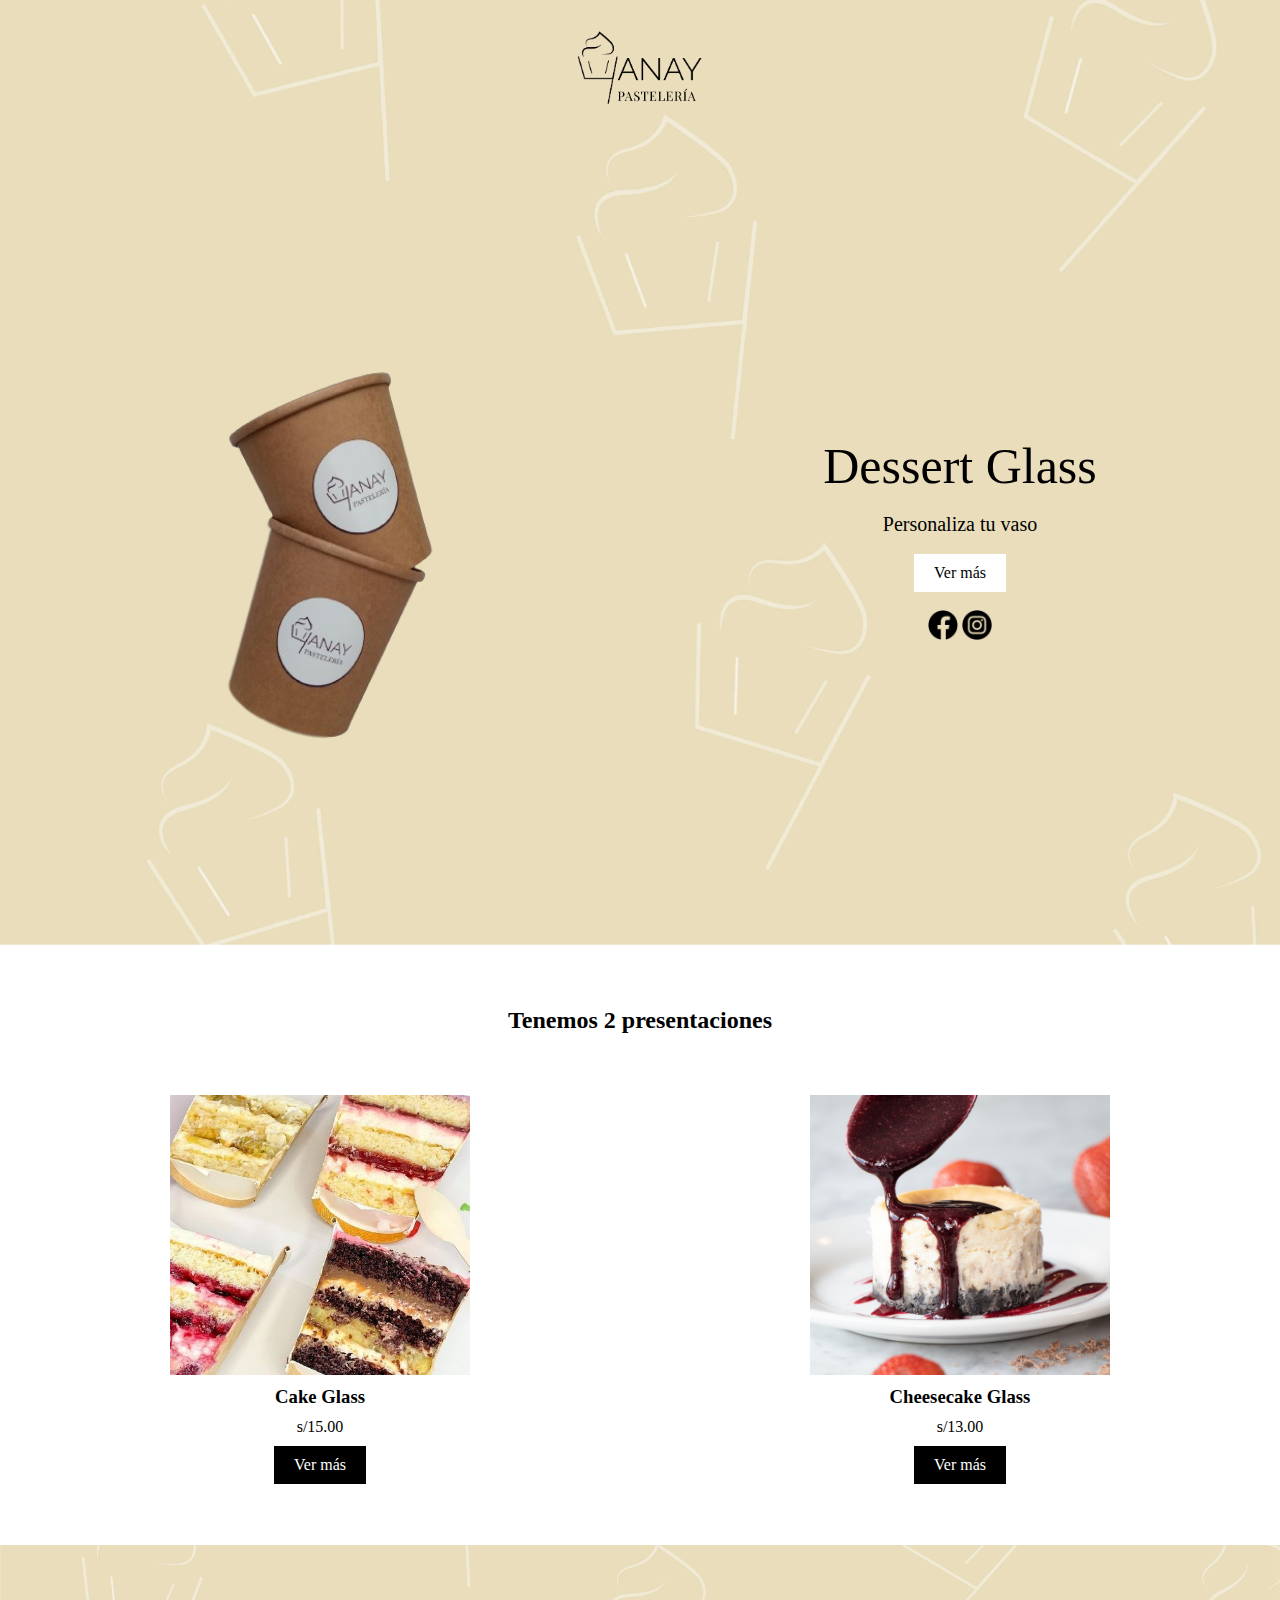
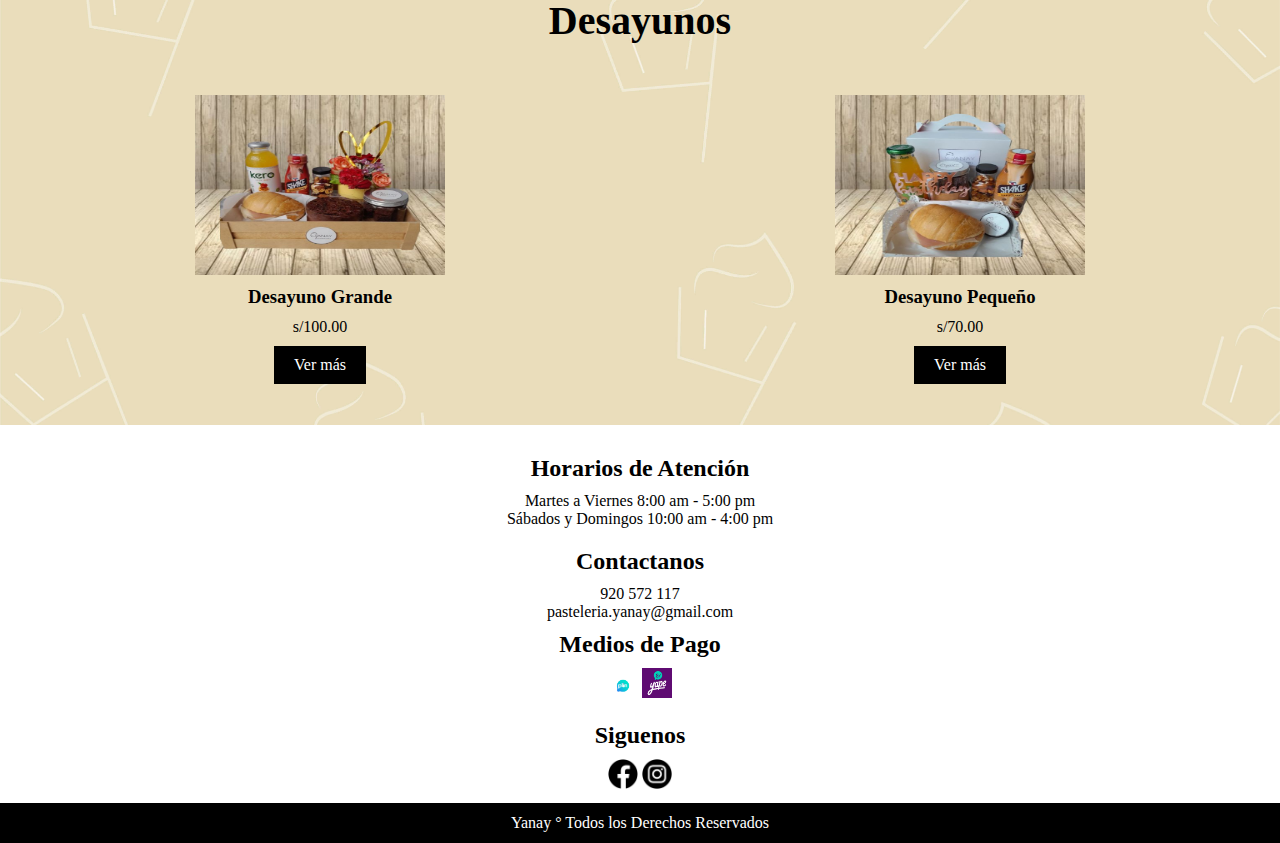
<file: index.html>
<!DOCTYPE html>
<html lang="es">
    <head>
        <meta charset="UTF-8">
        <meta http-equiv="X-UA-Compatible" content="IE=edge">
        <meta name="viewport" content="width=device-width, initial-scale=1.0">
        <title>Dessert Glass</title>
        <link rel="stylesheet" href="./css/estilos.css">
    </head>
    <body>
        <div class="content-body">

            <header class="header">
                <div class="fondo-header"></div>
                <div class="header-head">
                    <img src="./img/logo.png" alt="">
                </div>
                <div class="header-body">
                    <div class="header-body-img">
                        <img src="./img/h2.png" alt="">
                    </div>
                    <div class="header-body-descri">
                        <h1>Dessert Glass</h1>
                        <p>Personaliza tu vaso</p>
                        <a class="a" href="#main">Ver más</a>
                        <div class="redes">
                            <a href="https://www.facebook.com/Yanay.sac?mibextid=ZbWKwL
                            "><img src="./img/facebook.png" alt=""></a>
                            <a href="https://instagram.com/yanay.sac?igshid=YmMyMTA2M2Y=
                            "><img src="./img/instagram.png" alt=""></a>
                        </div>
                    </div>
                </div>
            </header>

            <main id="main" class="main">
                <div class="titulo-main">
                    <h2>Tenemos 2 presentaciones</h2>
                </div>

                <div class="content-card-main">
                    <div class="card">
                        <div class="card-img">
                            <img src="./img/cake.jpg" alt="">
                        </div>
                        <div class="card-info">
                            <h3>Cake Glass</h3>
                            <p>s/15.00</p>
                            <a href="./paginas/cake.html">Ver más</a>
                        </div>
                    </div>

                    <div class="card">
                        <div class="card-img">
                            <img src="./img/chesscake.jpg" alt="">
                        </div>
                        <div class="card-info">
                            <h3>Cheesecake Glass</h3>
                            <p>s/13.00</p>
                            <a href="./paginas/chess.html">Ver más</a>
                        </div>
                    </div>

                </div>

                <div class="content-productoRelacionado">
                    <div class="titulo-desayunos">
                        <h2>Desayunos</h2>
                    </div>
                    <div class="content-card-desayunos">
                        <div class="card-desayunos">
                            <div class="card-desayunos-img">
                                <img src="./img/dg .jpg" alt="">
                            </div>
                            <div class="card-desayunos-info">
                                <h3>Desayuno Grande</h3>
                                <p>s/100.00</p>
                                <a href="./paginas/desayunoGrande.html">Ver más</a>
                            </div>
                        </div>

                        <div class="card-desayunos">
                            <div class="card-desayunos-img">
                                <img src="./img/dp.jpg" alt="">
                            </div>
                            <div class="card-desayunos-info">
                                <h3>Desayuno Pequeño</h3>
                                <p>s/70.00</p>
                                <a href="./paginas/desayunoPequeño.html">Ver más</a>
                            </div>
                        </div>
                    </div>
                </div>
            </main>

            <footer class="footer">
                <div class="main-footer">
                    <div class="content-footer">
                        <div class="footer-horario">
                            <h2>Horarios de Atención</h2>
                            <p>Martes a Viernes
                                8:00 am - 5:00 pm</p>
                            <p>Sábados y Domingos
                                10:00 am - 4:00 pm</p>
                        </div>
                        <div class="footer-contactos">
                            <h2>Contactanos</h2>
                            <p>920 572 117</p>
                            <p>pasteleria.yanay@gmail.com</p>
        
                            <h2 class="medio-pago">Medios de Pago</h2>
                            <img src="./img/plin.png" alt="">
                            <img src="./img/yape.png" alt="">
                        </div>
                        <div class="footer-redes">
                            <h2>Siguenos</h2>
                            <a href="https://www.facebook.com/Yanay.sac?mibextid=ZbWKwL
                            ">
                                <img src="./img/facebook.png" alt="">
                            </a>
                            <a href="https://instagram.com/yanay.sac?igshid=YmMyMTA2M2Y=
                            ">
                                <img src="./img/instagram.png" alt="">
                            </a>
                        </div>
                    </div>
                </div>
                <div class="derechos">
                    <p>Yanay ° Todos los Derechos Reservados</p>
                </div>
            </footer>

        </div>

    </body>
</html>
</file>
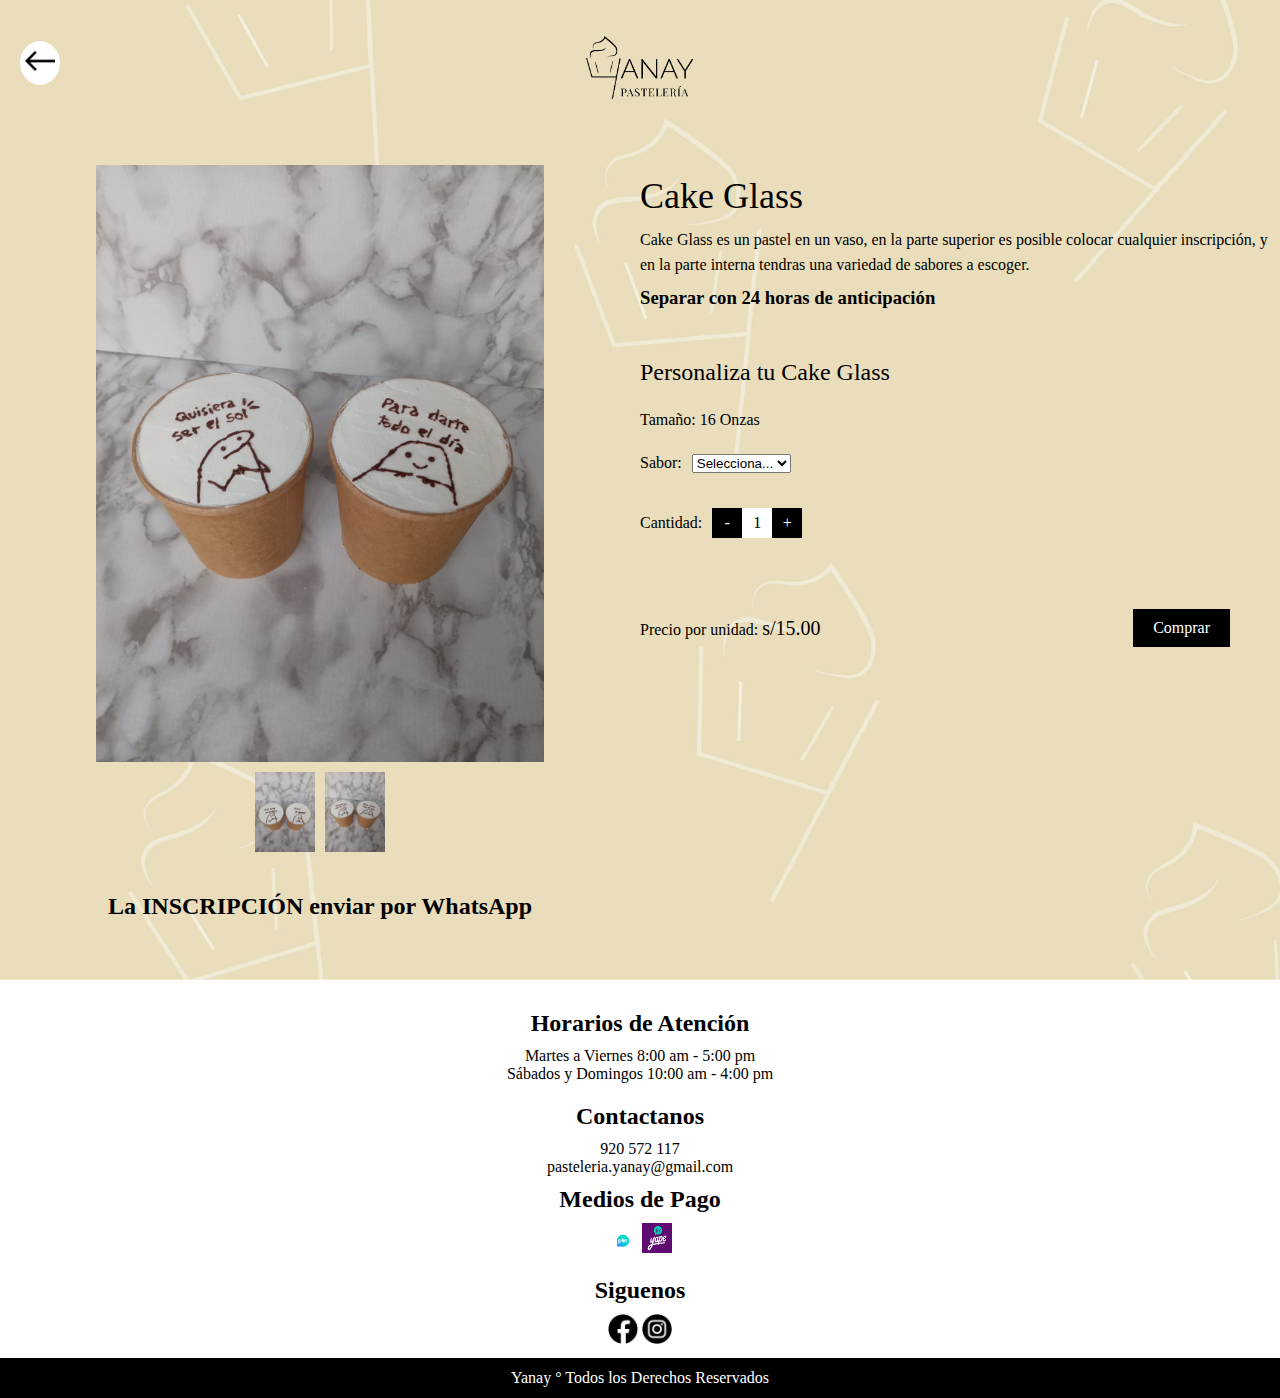
<file: paginas/cake.html>
<!DOCTYPE html>
<html lang="es">
    <head>
        <meta charset="UTF-8">
        <meta http-equiv="X-UA-Compatible" content="IE=edge">
        <meta name="viewport" content="width=device-width, initial-scale=1.0">
        <title>Cake Glass</title>
        <link rel="stylesheet" href="../css/esti.css">
    </head>
    <body>
        <div class="content-product">
            <div class="logo">
                <img src="../img/logo.png" alt="">
                <a href="../index.html"><img src="../img/regresar.png" alt=""></a>
            </div>

            <div class="content-product-descri">
                <div class="content-img">
                    <img class="principalImg" src="../img/m1.jpeg" alt="">
                    <div class="sub-img">
                        <img class="cambioImg" src="../img/m2.jpeg" alt="">
                        <img class="cambioImg" src="../img/m1.jpeg" alt="">
                    </div>
                    <div class="mensaje">
                        <h2>La INSCRIPCIÓN enviar
                            por WhatsApp</h2>
                    </div>
                </div>

                <div class="product-content-info">
                    <div class="product-info">
                        <h2 id="tituloProducto">Cake Glass</h2>
                        <p>Cake Glass es un pastel en un vaso, en la parte superior es posible colocar cualquier inscripción, y en la parte interna tendras una variedad de sabores a escoger.</p>
                        <h3>Separar con 24 horas de anticipación</h3>
                    </div>
                    <div class="product-personalizar">
                        <h2>Personaliza tu Cake Glass</h2>
                        <p>Tamaño: 16 Onzas</p>
                        <div class="sabor-product">
                            <p>Sabor: </p>
                            <select name="" id="selectSabor">
                                <option value="no">Selecciona...</option>
                                <option value="Chocolate">Chocolate</option>
                                <option value="Vainilla">Vainilla</option>
                            </select>
                        </div>
                        <div class="cantidad-product">
                            <p>Cantidad: </p>
                            <div class="cantidad-main">
                                <div class="item-can can2">-</div>
                                <div id="can" class="item-can">1</div>
                                <div class="item-can can2">+</div>
                            </div>
                        </div>
                    </div>
                    <div class="content-product-precio">
                        <p>Precio por unidad: <span class="span" id="precio">s/15.00</span></p>
                        <span id="botonComprar">Comprar</span>
                    </div>
                </div>
            </div>
        </div>

        <footer class="footer">
            <div class="main-footer">
                <div class="content-footer">
                    <div class="footer-horario">
                        <h2>Horarios de Atención</h2>
                        <p>Martes a Viernes
                            8:00 am - 5:00 pm</p>
                        <p>Sábados y Domingos
                            10:00 am - 4:00 pm</p>
                    </div>
                    <div class="footer-contactos">
                        <h2>Contactanos</h2>
                        <p>920 572 117</p>
                        <p>pasteleria.yanay@gmail.com</p>
    
                        <h2 class="medio-pago">Medios de Pago</h2>
                        <img src="../img/plin.png" alt="">
                        <img src="../img/yape.png" alt="">
                    </div>
                    <div class="footer-redes">
                        <h2>Siguenos</h2>
                        <a href="https://www.facebook.com/Yanay.sac?mibextid=ZbWKwL
                        ">
                            <img src="../img/facebook.png" alt="">
                        </a>
                        <a href="https://instagram.com/yanay.sac?igshid=YmMyMTA2M2Y=
                        ">
                            <img src="../img/instagram.png" alt="">
                        </a>
                    </div>
                </div>
            </div>
            <div class="derechos">
                <p>Yanay ° Todos los Derechos Reservados</p>
            </div>
        </footer>

        <script src="../js/app.js"></script>
        <script>

            document.querySelector('#botonComprar').addEventListener('click', e => {

                if(saborEscoger.value!="no"){
                    e.preventDefault();
    
                    //INGRESE UN NUMERO DE WHATSAPP VALIDO AQUI:
                    const telefono = '51920572117';
    
                    let saborSeleccionado=saborEscoger.value;
                    let cantidadSeleccionada=cantidad.textContent;
        
                    const href = `Bienevenido a Yanay su pedido es el siguiente:%0A%0A ${titulo.textContent}%0A Sabor Seleccionado: ${saborSeleccionado}%0A Cantidad Seleccionada: ${cantidadSeleccionada}%0A Enviar la inscripción que desee %0A Monto a Pagar: ${precio.textContent}`;
        
                    let url = `https://api.whatsapp.com/send?phone=${telefono}&text=${href}`;
        
                    window.open(url);
                }else{
                    alert("Por favor Escoger un sabor")
                }
            });

            </script>
    </body>
</html>
</file>
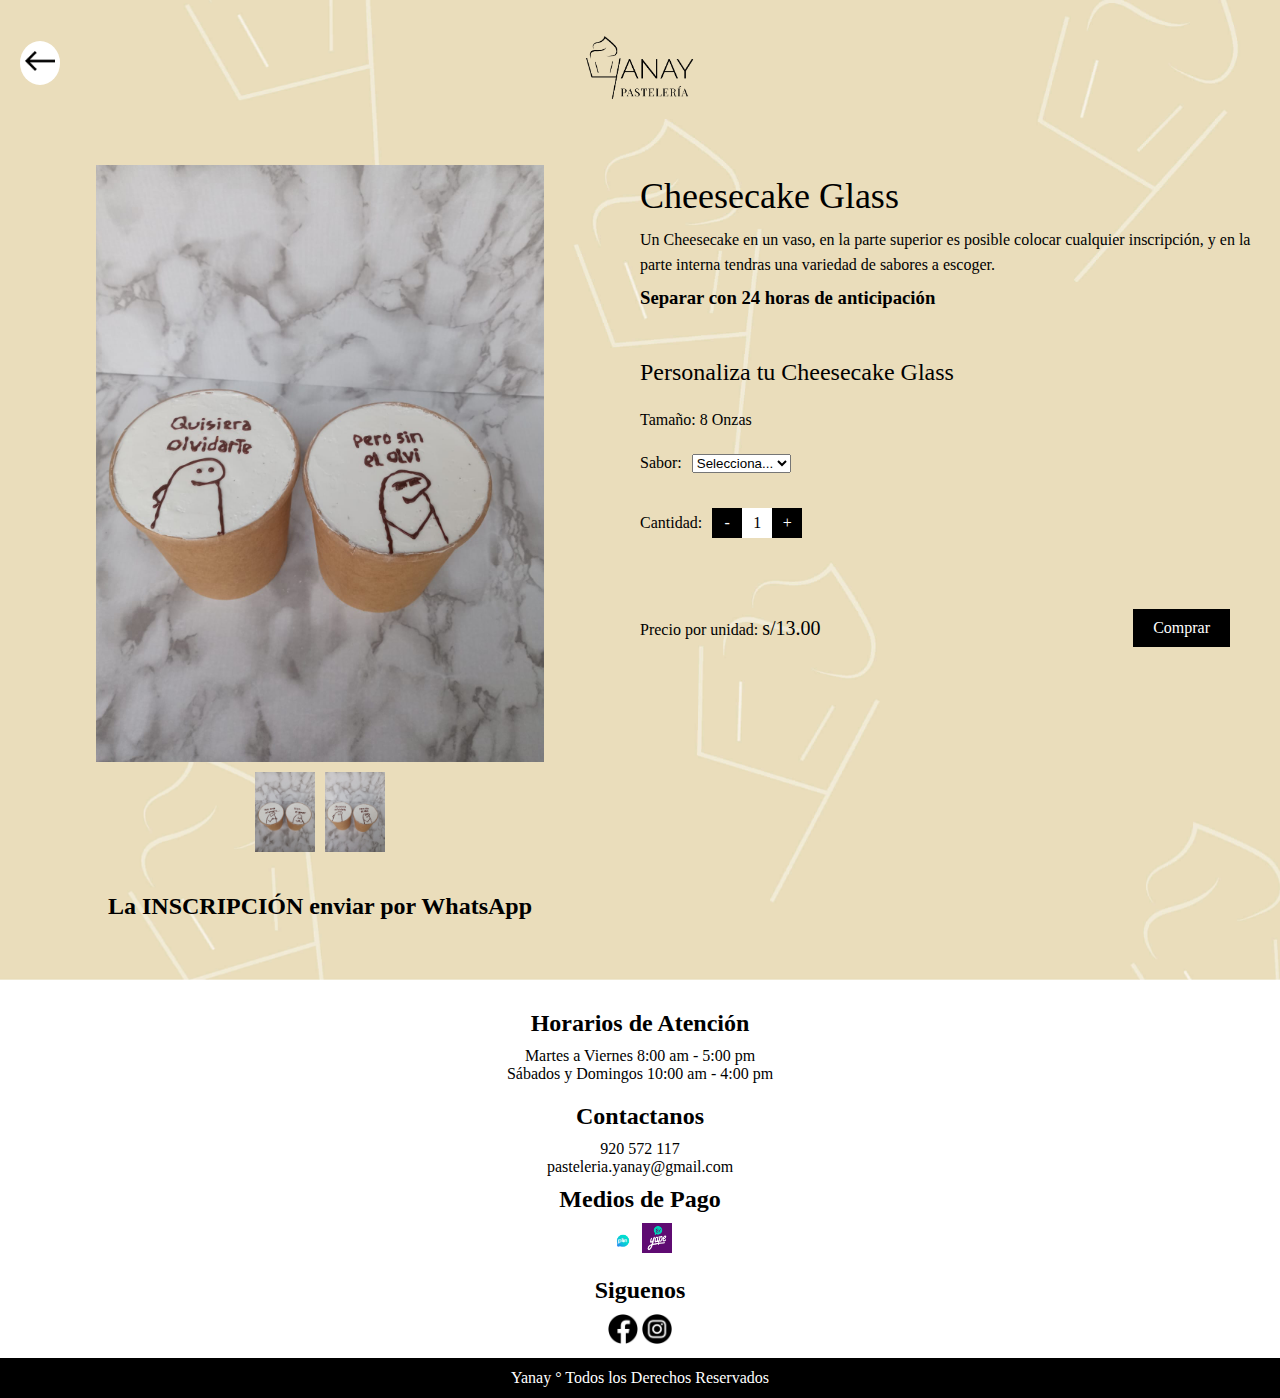
<file: paginas/chess.html>
<!DOCTYPE html>
<html lang="es">
    <head>
        <meta charset="UTF-8">
        <meta http-equiv="X-UA-Compatible" content="IE=edge">
        <meta name="viewport" content="width=device-width, initial-scale=1.0">
        <title>Cheesecake Glass</title>
        <link rel="stylesheet" href="../css/esti.css">
    </head>
    <body>
        <div class="content-product">
            <div class="logo">
                <img src="../img/logo.png" alt="">
                <a href="../index.html"><img src="../img/regresar.png" alt=""></a>
            </div>

            <div class="content-product-descri">
                <div class="content-img">
                    <img class="principalImg" src="../img/m3.jpeg" alt="">
                    <div class="sub-img">
                        <img class="cambioImg" src="../img/m2.jpeg" alt="">
                        <img class="cambioImg" src="../img/m3.jpeg" alt="">
                    </div>
                    <div class="mensaje">
                        <h2>La INSCRIPCIÓN enviar
                            por WhatsApp</h2>
                    </div>
                </div>

                <div class="product-content-info">
                    <div class="product-info">
                        <h2 id="tituloProducto">Cheesecake Glass</h2>
                        <p>Un Cheesecake en un vaso, en la parte superior es posible colocar cualquier inscripción, y en la parte interna tendras una variedad de sabores a escoger.</p>
                        <h3>Separar con 24 horas de anticipación</h3>
                    </div>
                    <div class="product-personalizar">
                        <h2>Personaliza tu Cheesecake Glass</h2>
                        <p>Tamaño: 8 Onzas</p>
                        <div class="sabor-product">
                            <p>Sabor: </p>
                            <select name="" id="selectSabor">
                                <option value="no">Selecciona...</option>
                                <option value="Limon">Limon</option>
                                <option value="Chocolate">Chocolate</option>
                                <option value="Oreo">Oreo</option>

                            </select>
                        </div>
                        <div class="cantidad-product">
                            <p>Cantidad: </p>
                            <div class="cantidad-main">
                                <div class="item-can can2">-</div>
                                <div id="can" class="item-can">1</div>
                                <div class="item-can can2">+</div>
                            </div>
                        </div>
                    </div>
                    <div class="content-product-precio">
                        <p>Precio por unidad: <span class="span" id="precio">s/13.00</span></p>
                        <span id="botonComprar">Comprar</span>
                    </div>
                </div>
            </div>
        </div>

        <footer class="footer">
            <div class="main-footer">
                <div class="content-footer">
                    <div class="footer-horario">
                        <h2>Horarios de Atención</h2>
                        <p>Martes a Viernes
                            8:00 am - 5:00 pm</p>
                        <p>Sábados y Domingos
                            10:00 am - 4:00 pm</p>
                    </div>
                    <div class="footer-contactos">
                        <h2>Contactanos</h2>
                        <p>920 572 117</p>
                        <p>pasteleria.yanay@gmail.com</p>
    
                        <h2 class="medio-pago">Medios de Pago</h2>
                        <img src="../img/plin.png" alt="">
                        <img src="../img/yape.png" alt="">
                    </div>
                    <div class="footer-redes">
                        <h2>Siguenos</h2>
                        <a href="https://www.facebook.com/Yanay.sac?mibextid=ZbWKwL
                        ">
                            <img src="../img/facebook.png" alt="">
                        </a>
                        <a href="https://instagram.com/yanay.sac?igshid=YmMyMTA2M2Y=
                        ">
                            <img src="../img/instagram.png" alt="">
                        </a>
                    </div>
                </div>
            </div>
            <div class="derechos">
                <p>Yanay ° Todos los Derechos Reservados</p>
            </div>
        </footer>

        <script src="../js/app.js"></script>
        <script>

            document.querySelector('#botonComprar').addEventListener('click', e => {

                if(saborEscoger.value!="no"){
                    e.preventDefault();
    
                    //INGRESE UN NUMERO DE WHATSAPP VALIDO AQUI:
                    const telefono = '51920572117';
    
                    let saborSeleccionado=saborEscoger.value;
                    let cantidadSeleccionada=cantidad.textContent;
        
                    const href = `Bienevenido a Yanay su pedido es el siguiente:%0A%0A ${titulo.textContent}%0A Sabor Seleccionado: ${saborSeleccionado}%0A Cantidad Seleccionada: ${cantidadSeleccionada}%0A Enviar la inscripción que desee %0A Monto a Pagar: ${precio.textContent}`;
        
                    let url = `https://api.whatsapp.com/send?phone=${telefono}&text=${href}`;
        
                    window.open(url);
                }else{
                    alert("Por favor Escoger un sabor")
                }
            });

            </script>
    </body>
</html>
</file>
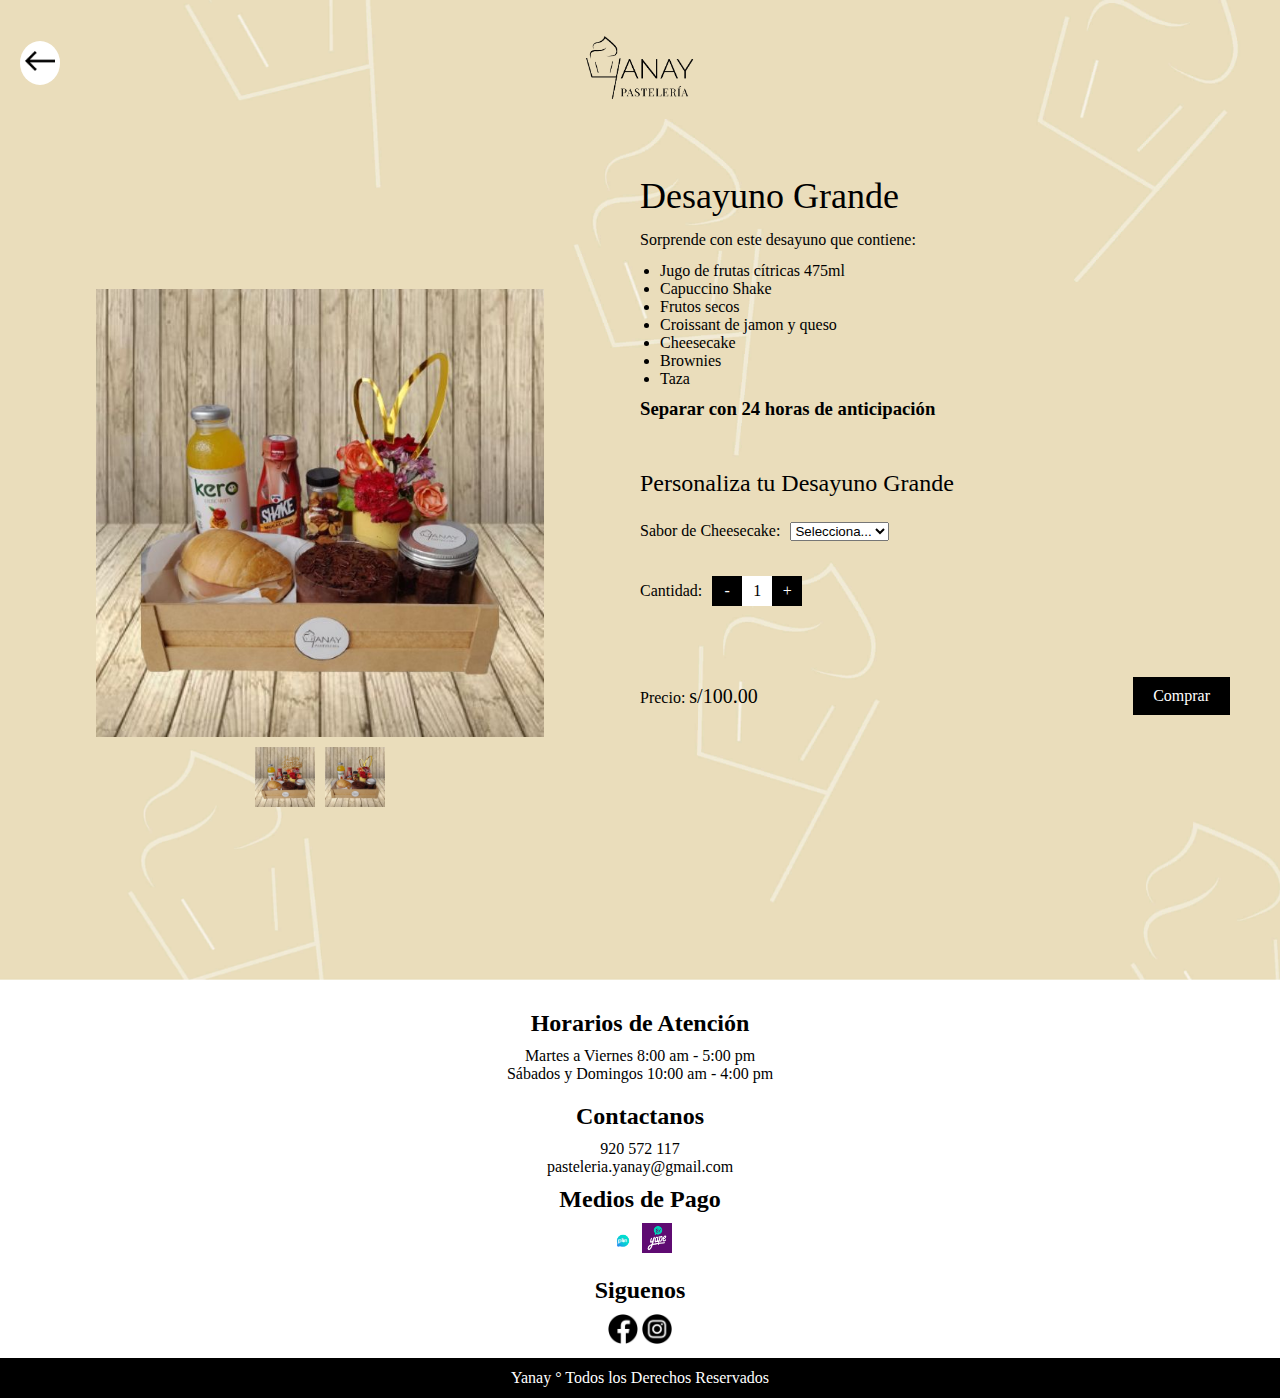
<file: paginas/desayunoGrande.html>
<!DOCTYPE html>
<html lang="es">
    <head>
        <meta charset="UTF-8">
        <meta http-equiv="X-UA-Compatible" content="IE=edge">
        <meta name="viewport" content="width=device-width, initial-scale=1.0">
        <title>Desayuno Grande</title>
        <link rel="stylesheet" href="../css/esti.css">
    </head>
    <body>
        <div class="content-product">
            <div class="logo">
                <img src="../img/logo.png" alt="">
                <a href="../index.html"><img src="../img/regresar.png" alt=""></a>
            </div>

            <div class="content-product-descri">
                <div class="content-img">
                    <img class="principalImg" src="../img/dg .jpg" alt="">
                    <div class="sub-img">
                        <img class="cambioImg" src="../img/22.jpg" alt="">
                        <img class="cambioImg" src="../img/dg .jpg" alt="">
                    </div>
                </div>

                <div class="product-content-info">
                    <div class="product-info">
                        <h2 id="tituloProducto">Desayuno Grande</h2>
                        <p>Sorprende con este desayuno que contiene:</p>
                        <ul>
                            <li>Jugo de frutas cítricas 475ml</li>
                            <li>Capuccino Shake</li>
                            <li>Frutos secos</li>
                            <li>Croissant de jamon y queso</li>
                            <li>Cheesecake</li>
                            <li>Brownies</li>
                            <li>Taza</li>
                        </ul>
                        <h3>Separar con 24 horas de anticipación</h3>
                    </div>
                    <div class="product-personalizar">
                        <h2>Personaliza tu Desayuno Grande</h2>
                        <div class="sabor-product">
                            <p>Sabor de Cheesecake: </p>
                            <select name="" id="selectSabor">
                                <option value="no">Selecciona...</option>
                                <option value="Chocolate">Chocolate</option>
                                <option value="Oreo">Oreo</option>
                                <option value="Limon">Limon</option>
                            </select>
                        </div>
                        <div class="cantidad-product">
                            <p>Cantidad: </p>
                            <div class="cantidad-main">
                                <div class="item-can can2">-</div>
                                <div id="can" class="item-can">1</div>
                                <div class="item-can can2">+</div>
                            </div>
                        </div>
                    </div>
                    <div class="content-product-precio">
                        <p>Precio: <span class="span dg dp" id="precio">s/100.00</span></p>
                        <span id="botonComprar">Comprar</span>
                    </div>
                </div>
            </div>
        </div>

        <footer class="footer">
            <div class="main-footer">
                <div class="content-footer">
                    <div class="footer-horario">
                        <h2>Horarios de Atención</h2>
                        <p>Martes a Viernes
                            8:00 am - 5:00 pm</p>
                        <p>Sábados y Domingos
                            10:00 am - 4:00 pm</p>
                    </div>
                    <div class="footer-contactos">
                        <h2>Contactanos</h2>
                        <p>920 572 117</p>
                        <p>pasteleria.yanay@gmail.com</p>
    
                        <h2 class="medio-pago">Medios de Pago</h2>
                        <img src="../img/plin.png" alt="">
                        <img src="../img/yape.png" alt="">
                    </div>
                    <div class="footer-redes">
                        <h2>Siguenos</h2>
                        <a href="https://www.facebook.com/Yanay.sac?mibextid=ZbWKwL
                        ">
                            <img src="../img/facebook.png" alt="">
                        </a>
                        <a href="https://instagram.com/yanay.sac?igshid=YmMyMTA2M2Y=
                        ">
                            <img src="../img/instagram.png" alt="">
                        </a>
                    </div>
                </div>
            </div>
            <div class="derechos">
                <p>Yanay ° Todos los Derechos Reservados</p>
            </div>
        </footer>

        <script src="../js/app.js"></script>
        <script>

            document.querySelector('#botonComprar').addEventListener('click', e => {

                if(saborEscoger.value!="no"){
                    e.preventDefault();
    
                    //INGRESE UN NUMERO DE WHATSAPP VALIDO AQUI:
                    const telefono = '51920572117';
    
                    let saborSeleccionado=saborEscoger.value;
                    let cantidadSeleccionada=cantidad.textContent;
        
                    const href = `Bienevenido a Yanay su pedido es el siguiente:%0A%0A ${titulo.textContent}%0A Sabor Seleccionado: ${saborSeleccionado}%0A Cantidad Seleccionada: ${cantidadSeleccionada}%0A%0A Monto a Pagar: ${precio.textContent}`;
        
                    let url = `https://api.whatsapp.com/send?phone=${telefono}&text=${href}`;
        
                    window.open(url);
                }else{
                    alert("Por favor Escoger un sabor")
                }
            });

            </script>
    </body>
</html>
</file>
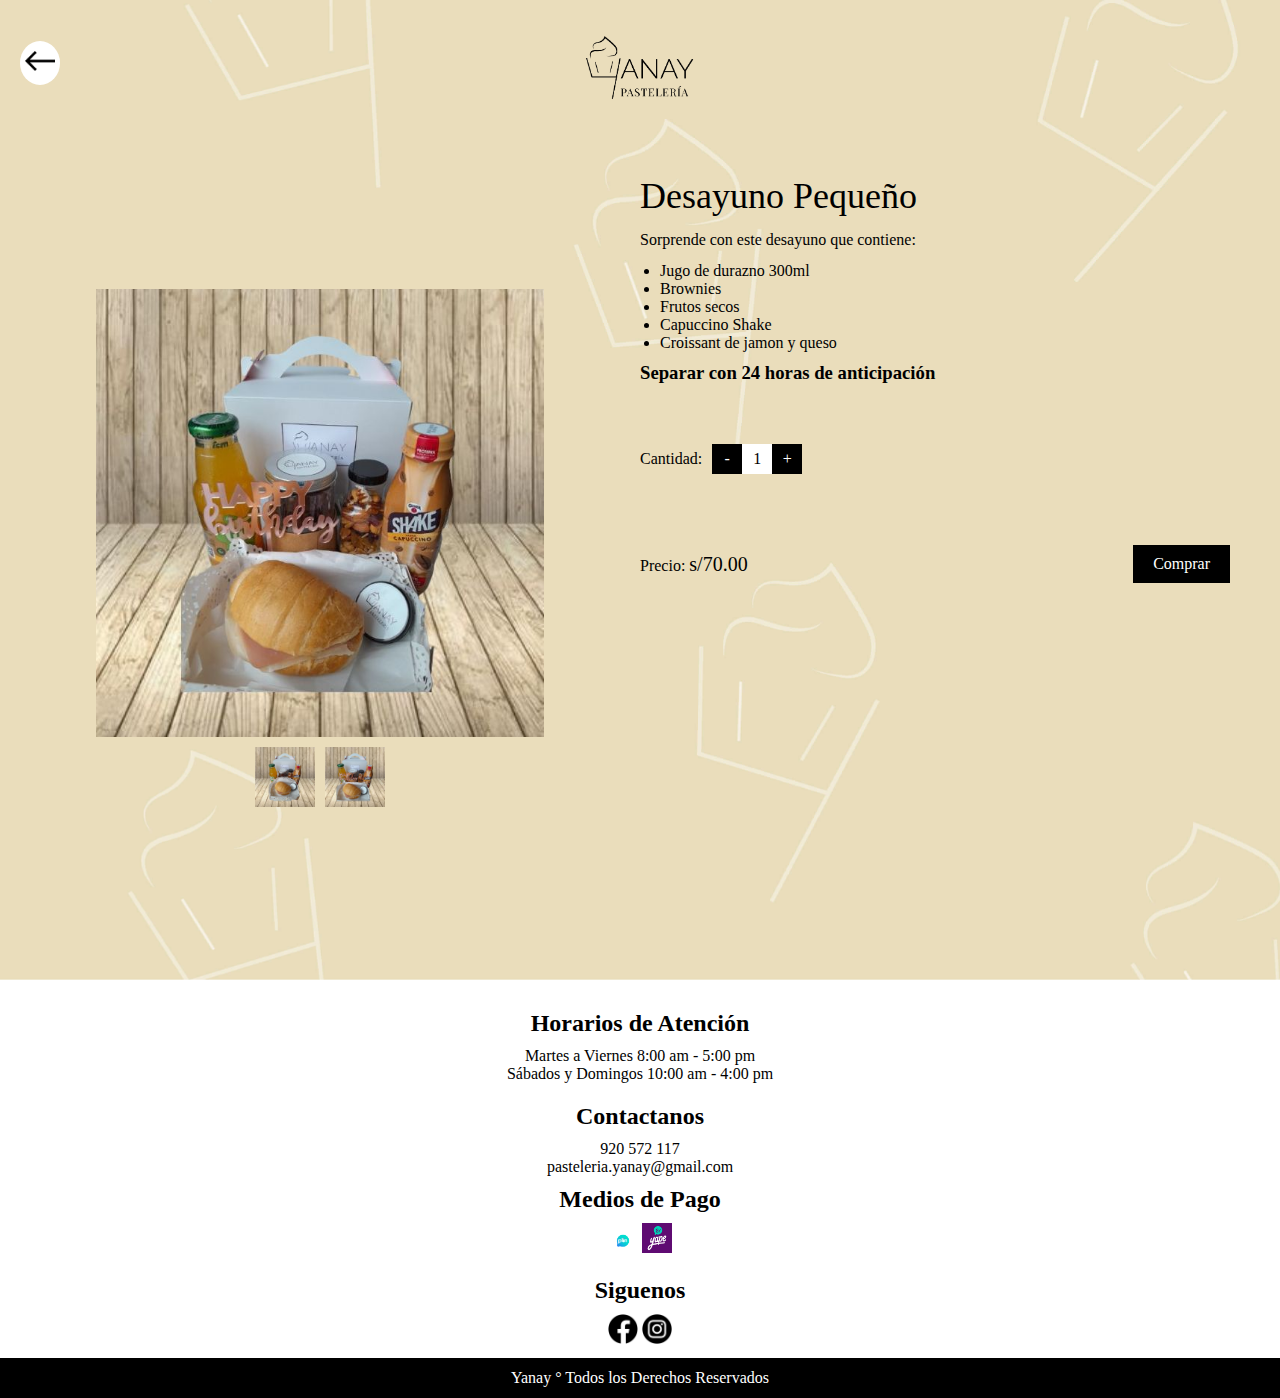
<file: paginas/desayunoPequeño.html>
<!DOCTYPE html>
<html lang="es">
    <head>
        <meta charset="UTF-8">
        <meta http-equiv="X-UA-Compatible" content="IE=edge">
        <meta name="viewport" content="width=device-width, initial-scale=1.0">
        <title>Desayuno Pequeño</title>
        <link rel="stylesheet" href="../css/esti.css">
    </head>
    <body>
        <div class="content-product">
            <div class="logo">
                <img src="../img/logo.png" alt="">
                <a href="../index.html"><img src="../img/regresar.png" alt=""></a>
            </div>

            <div class="content-product-descri">
                <div class="content-img">
                    <img class="principalImg" src="../img/dp.jpg" alt="">
                    <div class="sub-img">
                        <img class="cambioImg" src="../img/23.jpg" alt="">
                        <img class="cambioImg" src="../img/dp.jpg" alt="">
                    </div>
                </div>

                <div class="product-content-info">
                    <div class="product-info">
                        <h2 id="tituloProducto">Desayuno Pequeño</h2>
                        <p>Sorprende con este desayuno que contiene:</p>
                        <ul>
                            <li>Jugo de durazno 300ml</li>
                            <li>Brownies</li>
                            <li>Frutos secos</li>
                            <li>Capuccino Shake</li>
                            <li>Croissant de jamon y queso</li>
                        </ul>
                        <h3>Separar con 24 horas de anticipación</h3>
                    </div>
                    <div class="product-personalizar">
                        <div class="cantidad-product">
                            <p>Cantidad: </p>
                            <div class="cantidad-main">
                                <div class="item-can can2">-</div>
                                <div id="can" class="item-can">1</div>
                                <div class="item-can can2">+</div>
                            </div>
                        </div>
                    </div>
                    <div class="content-product-precio">
                        <p>Precio: <span class="span dg dp" id="precio">s/70.00</span></p>
                        <span id="botonComprar">Comprar</span>
                    </div>
                </div>
            </div>
        </div>

        <footer class="footer">
            <div class="main-footer">
                <div class="content-footer">
                    <div class="footer-horario">
                        <h2>Horarios de Atención</h2>
                        <p>Martes a Viernes
                            8:00 am - 5:00 pm</p>
                        <p>Sábados y Domingos
                            10:00 am - 4:00 pm</p>
                    </div>
                    <div class="footer-contactos">
                        <h2>Contactanos</h2>
                        <p>920 572 117</p>
                        <p>pasteleria.yanay@gmail.com</p>
    
                        <h2 class="medio-pago">Medios de Pago</h2>
                        <img src="../img/plin.png" alt="">
                        <img src="../img/yape.png" alt="">
                    </div>
                    <div class="footer-redes">
                        <h2>Siguenos</h2>
                        <a href="https://www.facebook.com/Yanay.sac?mibextid=ZbWKwL
                        ">
                            <img src="../img/facebook.png" alt="">
                        </a>
                        <a href="https://instagram.com/yanay.sac?igshid=YmMyMTA2M2Y=
                        ">
                            <img src="../img/instagram.png" alt="">
                        </a>
                    </div>
                </div>
            </div>
            <div class="derechos">
                <p>Yanay ° Todos los Derechos Reservados</p>
            </div>
        </footer>

        <script src="../js/app.js"></script>
        <script>

            document.querySelector('#botonComprar').addEventListener('click', e => {

                e.preventDefault();
    
                //INGRESE UN NUMERO DE WHATSAPP VALIDO AQUI:
                const telefono = '51920572117';

                let cantidadSeleccionada=cantidad.textContent;
    
                const href = `Bienevenido a Yanay su pedido es el siguiente:%0A%0A ${titulo.textContent}%0A Cantidad Seleccionada: ${cantidadSeleccionada}%0A  Monto a Pagar: ${precio.textContent}`;
    
                let url = `https://api.whatsapp.com/send?phone=${telefono}&text=${href}`;
    
                window.open(url);
            });

            </script>
    </body>
</html>
</file>
<file: css/estilos.css>
*{
    margin: 0;
    padding: 0;
    box-sizing: border-box;
}

html{
    font-family: 'Montserrat';
    scroll-behavior: smooth;
}

a{
    text-decoration: none;
    color: black;
}

li{
    list-style: none;
}

img{
    width: 30px;
}

.content-body{
    position: relative;
}



/*-----header-----*/
.header{
    width: 100%;
    position: relative;
}

.fondo-header{
    width: 100%;
    height: 100%;
    position: absolute;
    z-index: 1;
    background-image: url("../img/fondo.jpg");
    background-position: center;
    background-size: cover;
    object-fit: cover;
}

.header-head{
    position: relative;
    z-index: 2;
    width: 100%;
    height: 15vh;
    display: flex;
    justify-content: center;
    align-items: center;
}
.header-head img{
    width: 150px;
}

.header-body{
    position: relative;
    z-index: 2;
    width: 100%;
    height: 90vh;
    display: flex;
    justify-content: space-between;
    align-items: center;
}
.header-body-img{
    width: 50%;
    height: 100%;
    display: flex;
    align-items: center;
    justify-content:center ;
}
.header-body-img img{
    width: 70%;
}
.header-body-descri{
    width: 50%;
    height: 100%;
    display: flex;
    flex-direction: column;
    align-items: center;
    justify-content: center;
    gap: 18px;
}
.header-body-descri h1{
    font-size: 50px;
    font-weight: 400;
}
.header-body-descri p{
    font-size: 20px;
}
.header-body-descri .a{
    padding: 10px 20px;
    background-color: white;
}

/*-----main-----*/

.main{
    width: 100%;
    position: relative;
}
.titulo-main{
    width: 100%;
    height: 150px;
    display: flex;
    justify-content: center;
    align-items: center;
}

.content-card-main{
    width: 100%;
    display: flex;
    justify-content: space-around;
    margin-bottom: 50px;
    position: relative;
}
.card{
    width: 300px;
    height: 400px;
}

.card-img{
    width: 100%;
    height: 70%;
    background-color: aliceblue;
}
.card-img img{
    width: 100%;
    height: 100%;
}
.card-info{
    width: 100%;
    height: 30%;
    display: flex;
    flex-direction: column;
    justify-content: center;
    align-items: center;
    gap: 10px;
}
.card-info a{
    padding: 10px 20px;
    background-color: black;
    color: white;
}



/*-----------------------------*/
.content-productoRelacionado{
    width: 100%;
    background-image: url("../img/fondo.jpg");
    background-position: center;
    background-size: cover;
}
.titulo-desayunos{
    width: 100%;
    height: 150px;
    display: flex;
    justify-content: center;
    align-items: center;
}
.titulo-desayunos h2{
    font-size: 40px;
}

.content-card-desayunos{
    width: 100%;
    display: flex;
    justify-content: space-around;
    padding-bottom: 30px;
}
.card-desayunos{
    width: 250px;
    height: 300px;
}
.card-desayunos-img{
    width: 100%;
    height: 60%;
}
.card-desayunos-img img{
    width: 100%;
    height: 100%;
}
.card-desayunos-info{
    width: 100%;
    height: 40%;
    display: flex;
    flex-direction: column;
    justify-content: center;
    align-items: center;
    gap: 10px;
}
.card-desayunos-info a{
    background-color: black;
    padding: 10px 20px;
    color: white;
    cursor: pointer;
}


/*-----footer-----*/

.footer{
    width: 100%;
}

.main-footer{
    margin-top: 30px;
    width: 100%;
    text-align: center;
}

.content-footer{
    width: 100%;
    height: 100%;
    display: flex;
    flex-direction: column;
    gap: 20px;
}
.footer-horario h2{
    margin-bottom: 10px;
}
.footer-contactos h2{
    margin-bottom: 10px;
}
.medio-pago{
    margin-top: 10px;
}
.footer-redes h2{
    margin-bottom: 10px;
}

.derechos{
    margin-top: 10px;
    width: 100%;
    height: 40px;
    background-color: black;
    color: white;
    display: flex;
    justify-content: center;
    align-items: center;
}


/*---------media querys-----*/

@media only screen and (max-width: 700px){
    .header-body{
        position: relative;
        z-index: 2;
        width: 100%;
        height: 90vh;
        display: flex;
        flex-direction: column;
        justify-content: center;
        align-items: center;
    }
    .header-body-img{
        width: 100%;
        height: 50%;
        display: flex;
        align-items: center;
        justify-content:center ;
    }
    .header-body-img img{
        width: 80%;
    }
    .header-body-descri{
        width: 100%;
        height: 50%;
        display: flex;
        flex-direction: column;
        align-items: center;
        justify-content: center;
        gap: 18px;
    }
    .header-body-descri h1{
        font-size: 50px;
        font-weight: 400;
    }
    .header-body-descri p{
        font-size: 20px;
    }
    .header-body-descri .a{
        padding: 10px 20px;
        background-color: white;
    }

    .content-card-main{
        width: 100%;
        display: flex;
        flex-direction: column;
        justify-content: center;
        align-items: center;
        gap: 20px;
        margin-bottom: 50px;
        position: relative;
    }

    .content-card-desayunos{
        width: 100%;
        display: flex;
        flex-direction: column;
        justify-content: center;
        align-items: center;
        gap: 20px;
        padding-bottom: 30px;
    }
}
</file>
<file: css/esti.css>
*{
    margin: 0;
    padding: 0;
    box-sizing: border-box;
}

html{
    font-family: 'Montserrat';
    scroll-behavior: smooth;
}

a{
    text-decoration: none;
    color: black;
}


img{
    width: 30px;
}

.content-product{
    width: 100%;
    background-image: url("../img/fondo.jpg");
    background-position: center;
    background-size: cover;
    padding-bottom: 50px;
}

.logo{
    width: 100%;
    height: 15vh;
    display: flex;
    justify-content: center;
    align-items: center;
    position: relative;
    margin-bottom: 30px;
}
.logo img{
    width: 130px;
}
.logo a{
    position: absolute;
    top: 30%;
    left: 20px;
    background-color: white;
    border-radius: 50%;
}
.logo a img{
    width: 40px;
}
.content-product-descri{
    width: 100%;
    display: flex;
}

.content-img{
    width: 50%;
    min-height: 85vh;
    display: flex;
    flex-direction: column;
    justify-content: center;
    align-items: center;
    gap: 10px;
}
.content-img img{
    width: 70%;
}
.sub-img{
    width: 100%;
    display: flex;
    justify-content: center;
    gap: 10px;
}
.sub-img img{
    width: 60px;
    cursor: pointer;
}

.mensaje{
    margin-top: 20px;
    width: 100%;
    height: 15%;
    display: flex;
    justify-content: center;
    align-items: center;
}

/**/
.product-content-info{
    padding-top: 10px;
    width: 50%;
    height: 100%;
    display: flex;
    flex-direction: column;
    gap: 50px;
}
.product-info{
    width: 100%;
    display: flex;
    flex-direction: column;
    gap: 10px;
}
.product-info ul{
    padding-left: 20px;
}
.product-info h2{
    font-weight: 400;
    font-size: 36px;
}
.product-info p{
    line-height: 25px;
    font-size: 16px;
}

.product-personalizar{
    width: 100%;
    display: flex;
    flex-direction: column;
    gap: 25px;
}
.product-personalizar h2{
    font-weight: 400;
}
.sabor-product{
    display: flex;
    gap: 10px;
}

.cantidad-product{
    display: flex;
    align-items: center;
    width: 100%;
    height: 50px;
    gap: 10px;
}
.cantidad-main{
    width: 90px;
    height: 30px;
    display: flex;
    justify-content: space-between;
    align-items: center;
    background-color: white;
}
.item-can{
    width: 30px;
    height: 100%;
    display: flex;
    align-items: center;
    justify-content: center;
}
.can2{
    color: white;
    background-color: black;
    cursor: pointer;
}

.content-product-precio{
    width: 100%;
    height: 60px;
    display: flex;
    align-items: center;
    justify-content: space-between;
}
.content-product-precio .span{
    font-size: 20px;
}
#botonComprar{
    padding: 10px 20px;
    background-color: black;
    color: white;
    margin-right: 50px;
    cursor: pointer;
}

/*-----footer-----*/

.footer{
    width: 100%;
}

.main-footer{
    margin-top: 30px;
    width: 100%;
    text-align: center;
}

.content-footer{
    width: 100%;
    height: 100%;
    display: flex;
    flex-direction: column;
    gap: 20px;
}
.footer-horario h2{
    margin-bottom: 10px;
}
.footer-contactos h2{
    margin-bottom: 10px;
}
.medio-pago{
    margin-top: 10px;
}
.footer-redes h2{
    margin-bottom: 10px;
}

.derechos{
    margin-top: 10px;
    width: 100%;
    height: 40px;
    background-color: black;
    color: white;
    display: flex;
    justify-content: center;
    align-items: center;
}



/*---------media querys-----*/

@media only screen and (max-width: 700px){
    .content-product-descri{
    width: 100%;
    display: flex;
    flex-direction: column;
}

.content-img{
    width: 100%;
    min-height: 85vh;
    display: flex;
    flex-direction: column;
    justify-content: center;
    align-items: center;
    gap: 10px;
}

.mensaje{
    margin-top: 20px;
    width: 100%;
    height: 15%;
    display: flex;
    justify-content: center;
    align-items: center;
    padding-left: 10px;
}

.product-content-info{
    padding-top: 10px;
    padding: 0px 10px;
    width: 100%;
    height: 100%;
    display: flex;
    flex-direction: column;
    gap: 50px;
}

#botonComprar{
    padding: 10px 20px;
    background-color: black;
    color: white;
    margin-right: 10px;
    cursor: pointer;
}
}
</file>
